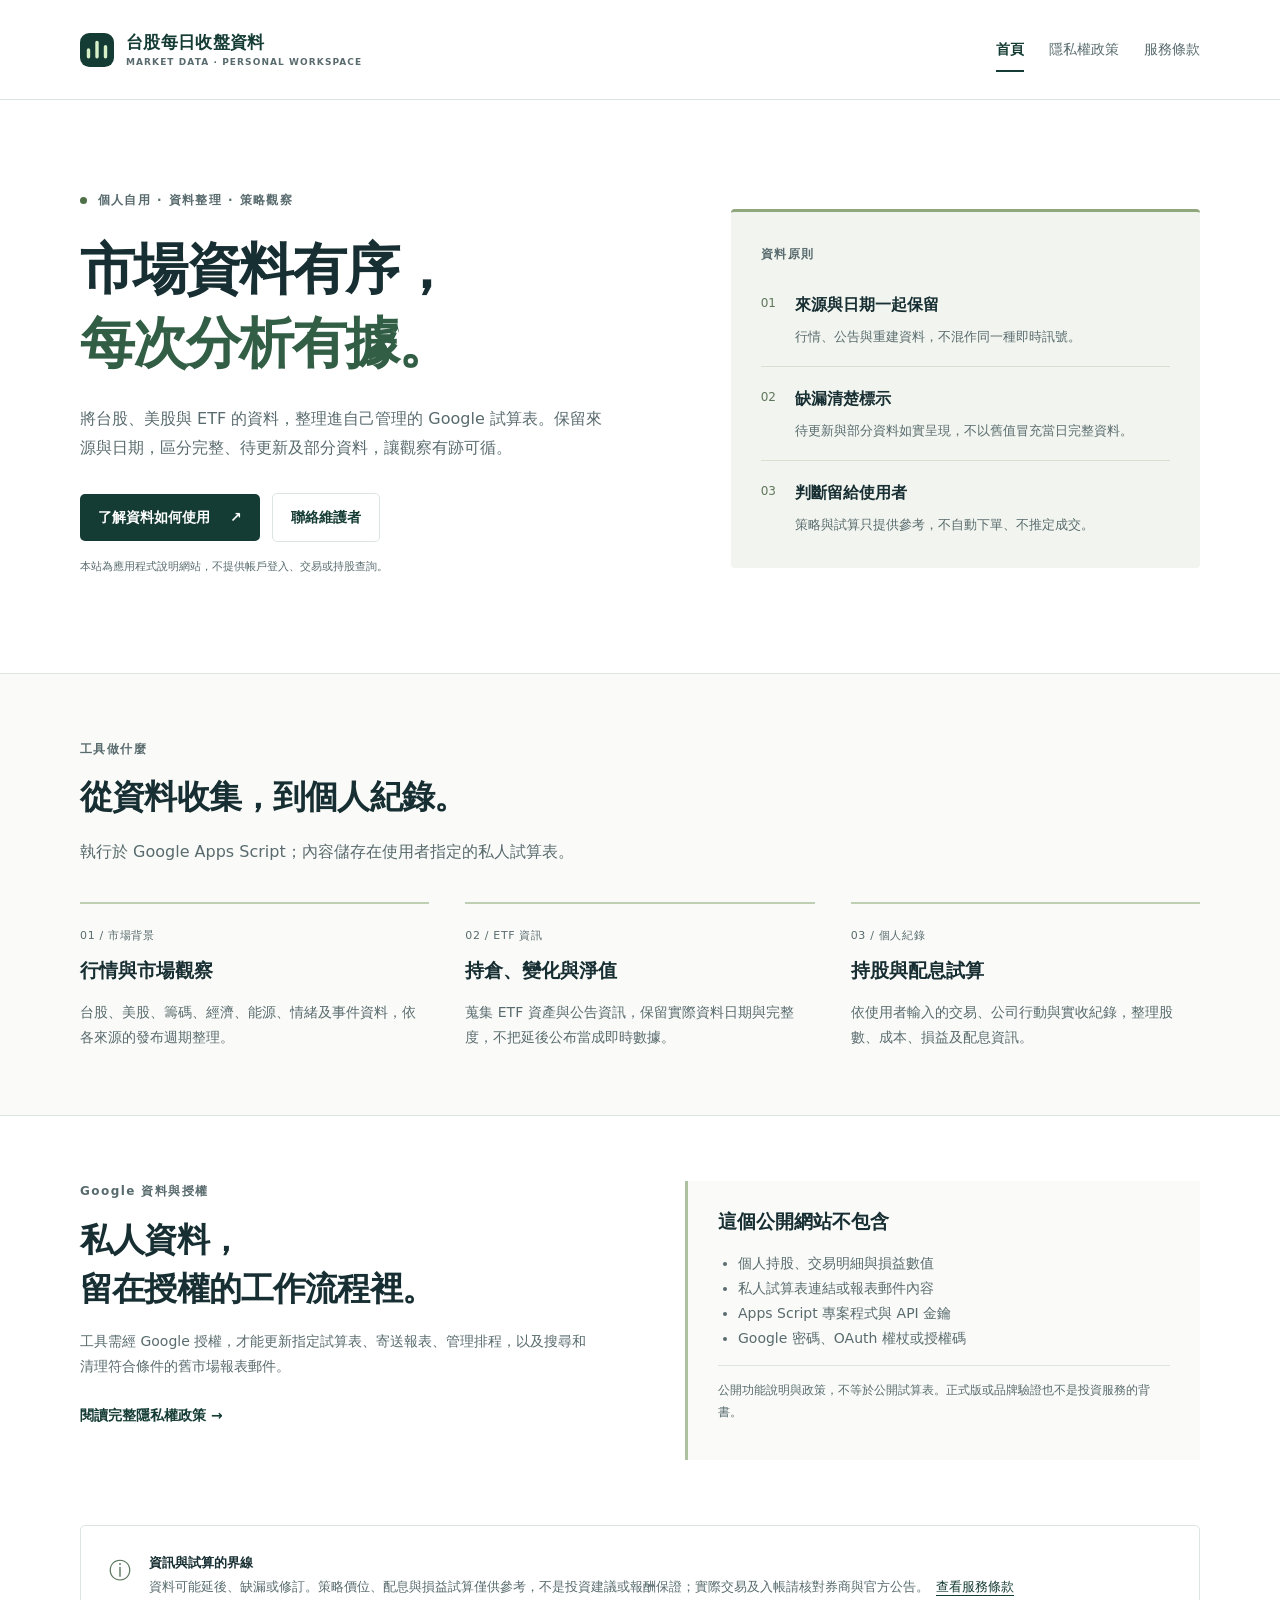
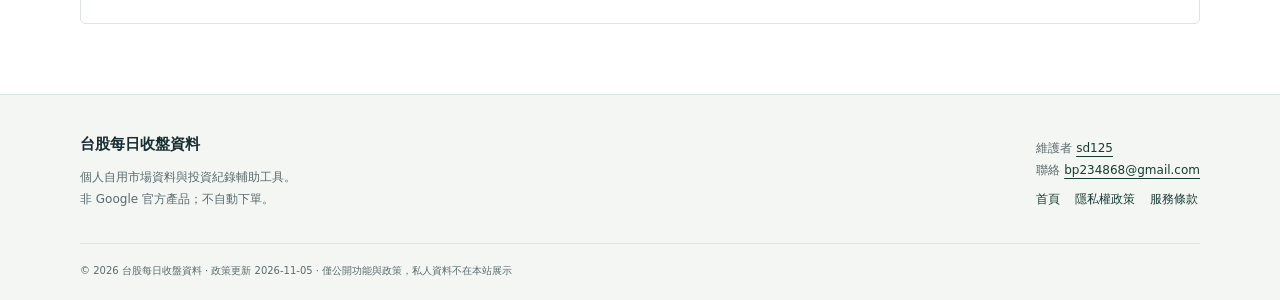
<file: index.html>
<!doctype html>
<html lang="zh-Hant-TW"><head><meta charset="utf-8"><meta name="viewport" content="width=device-width,initial-scale=1"><meta name="description" content="台股每日收盤資料：個人自用的市場資料整理與投資紀錄輔助工具。了解功能、Google 資料使用方式與隱私權政策。"><meta name="referrer" content="no-referrer"><meta http-equiv="Content-Security-Policy" content="default-src 'none'; style-src 'self'; img-src 'self'; base-uri 'none'; form-action 'none'"><meta name="color-scheme" content="light"><link rel="canonical" href="https://sd125.github.io/"><link rel="icon" type="image/svg+xml" href="mark.svg"><link rel="stylesheet" href="site.css"><title>首頁｜台股每日收盤資料</title></head><body><a class="skip" href="#main">跳至主要內容</a><header class="header"><div class="wrap bar"><a class="brand" href="index.html"><img src="mark.svg" width="34" height="34" alt=""><span>台股每日收盤資料<small>MARKET DATA · PERSONAL WORKSPACE</small></span></a><nav aria-label="主要導覽"><a href="index.html" aria-current="page">首頁</a><a href="privacy.html">隱私權政策</a><a href="terms.html">服務條款</a></nav></div></header><main id="main" class="home"><section class="hero wrap"><div><p class="eyebrow"><span></span> 個人自用 · 資料整理 · 策略觀察</p><h1>市場資料有序，<br><em>每次分析有據。</em></h1><p class="lead">將台股、美股與 ETF 的資料，整理進自己管理的 Google 試算表。保留來源與日期，區分完整、待更新及部分資料，讓觀察有跡可循。</p><div class="actions"><a class="button primary" href="privacy.html">了解資料如何使用 <span aria-hidden="true">↗</span></a><a class="button quiet" href="mailto:bp234868@gmail.com">聯絡維護者</a></div><p class="caption">本站為應用程式說明網站，不提供帳戶登入、交易或持股查詢。</p></div><aside class="hero-note" aria-label="工具的三個原則"><p class="eyebrow">資料原則</p><ol class="principles"><li><span>01</span><div><strong>來源與日期一起保留</strong><p>行情、公告與重建資料，不混作同一種即時訊號。</p></div></li><li><span>02</span><div><strong>缺漏清楚標示</strong><p>待更新與部分資料如實呈現，不以舊值冒充當日完整資料。</p></div></li><li><span>03</span><div><strong>判斷留給使用者</strong><p>策略與試算只提供參考，不自動下單、不推定成交。</p></div></li></ol></aside></section>
<section class="section tint"><div class="wrap"><div class="section-heading"><p class="eyebrow">工具做什麼</p><h2>從資料收集，到個人紀錄。</h2><p>執行於 Google Apps Script；內容儲存在使用者指定的私人試算表。</p></div><div class="features"><article><span class="feature-index">01 / 市場背景</span><h3>行情與市場觀察</h3><p>台股、美股、籌碼、經濟、能源、情緒及事件資料，依各來源的發布週期整理。</p></article><article><span class="feature-index">02 / ETF 資訊</span><h3>持倉、變化與淨值</h3><p>蒐集 ETF 資產與公告資訊，保留實際資料日期與完整度，不把延後公布當成即時數據。</p></article><article><span class="feature-index">03 / 個人紀錄</span><h3>持股與配息試算</h3><p>依使用者輸入的交易、公司行動與實收紀錄，整理股數、成本、損益及配息資訊。</p></article></div></div></section>
<section class="section wrap split"><div><p class="eyebrow">Google 資料與授權</p><h2>私人資料，<br>留在授權的工作流程裡。</h2><p>工具需經 Google 授權，才能更新指定試算表、寄送報表、管理排程，以及搜尋和清理符合條件的舊市場報表郵件。</p><a class="text-link" href="privacy.html">閱讀完整隱私權政策 <span aria-hidden="true">→</span></a></div><div class="boundary"><h3>這個公開網站不包含</h3><ul><li>個人持股、交易明細與損益數值</li><li>私人試算表連結或報表郵件內容</li><li>Apps Script 專案程式與 API 金鑰</li><li>Google 密碼、OAuth 權杖或授權碼</li></ul><p>公開功能說明與政策，不等於公開試算表。正式版或品牌驗證也不是投資服務的背書。</p></div></section>
<section class="wrap notice"><span aria-hidden="true">ⓘ</span><p><strong>資訊與試算的界線</strong><br>資料可能延後、缺漏或修訂。策略價位、配息與損益試算僅供參考，不是投資建議或報酬保證；實際交易及入帳請核對券商與官方公告。<a href="terms.html">查看服務條款</a></p></section></main><footer><div class="wrap footer"><div><strong>台股每日收盤資料</strong><p>個人自用市場資料與投資紀錄輔助工具。<br>非 Google 官方產品；不自動下單。</p></div><div><p>維護者 <a href="https://github.com/sd125" rel="noreferrer">sd125</a><br>聯絡 <a href="mailto:bp234868@gmail.com">bp234868@gmail.com</a></p><div class="footer-links"><a href="index.html" aria-current="page">首頁</a><a href="privacy.html">隱私權政策</a><a href="terms.html">服務條款</a></div></div></div><div class="wrap copyright">© 2026 台股每日收盤資料 · 政策更新 2026-11-05 · 僅公開功能與政策，私人資料不在本站展示</div></footer></body></html>
</file>
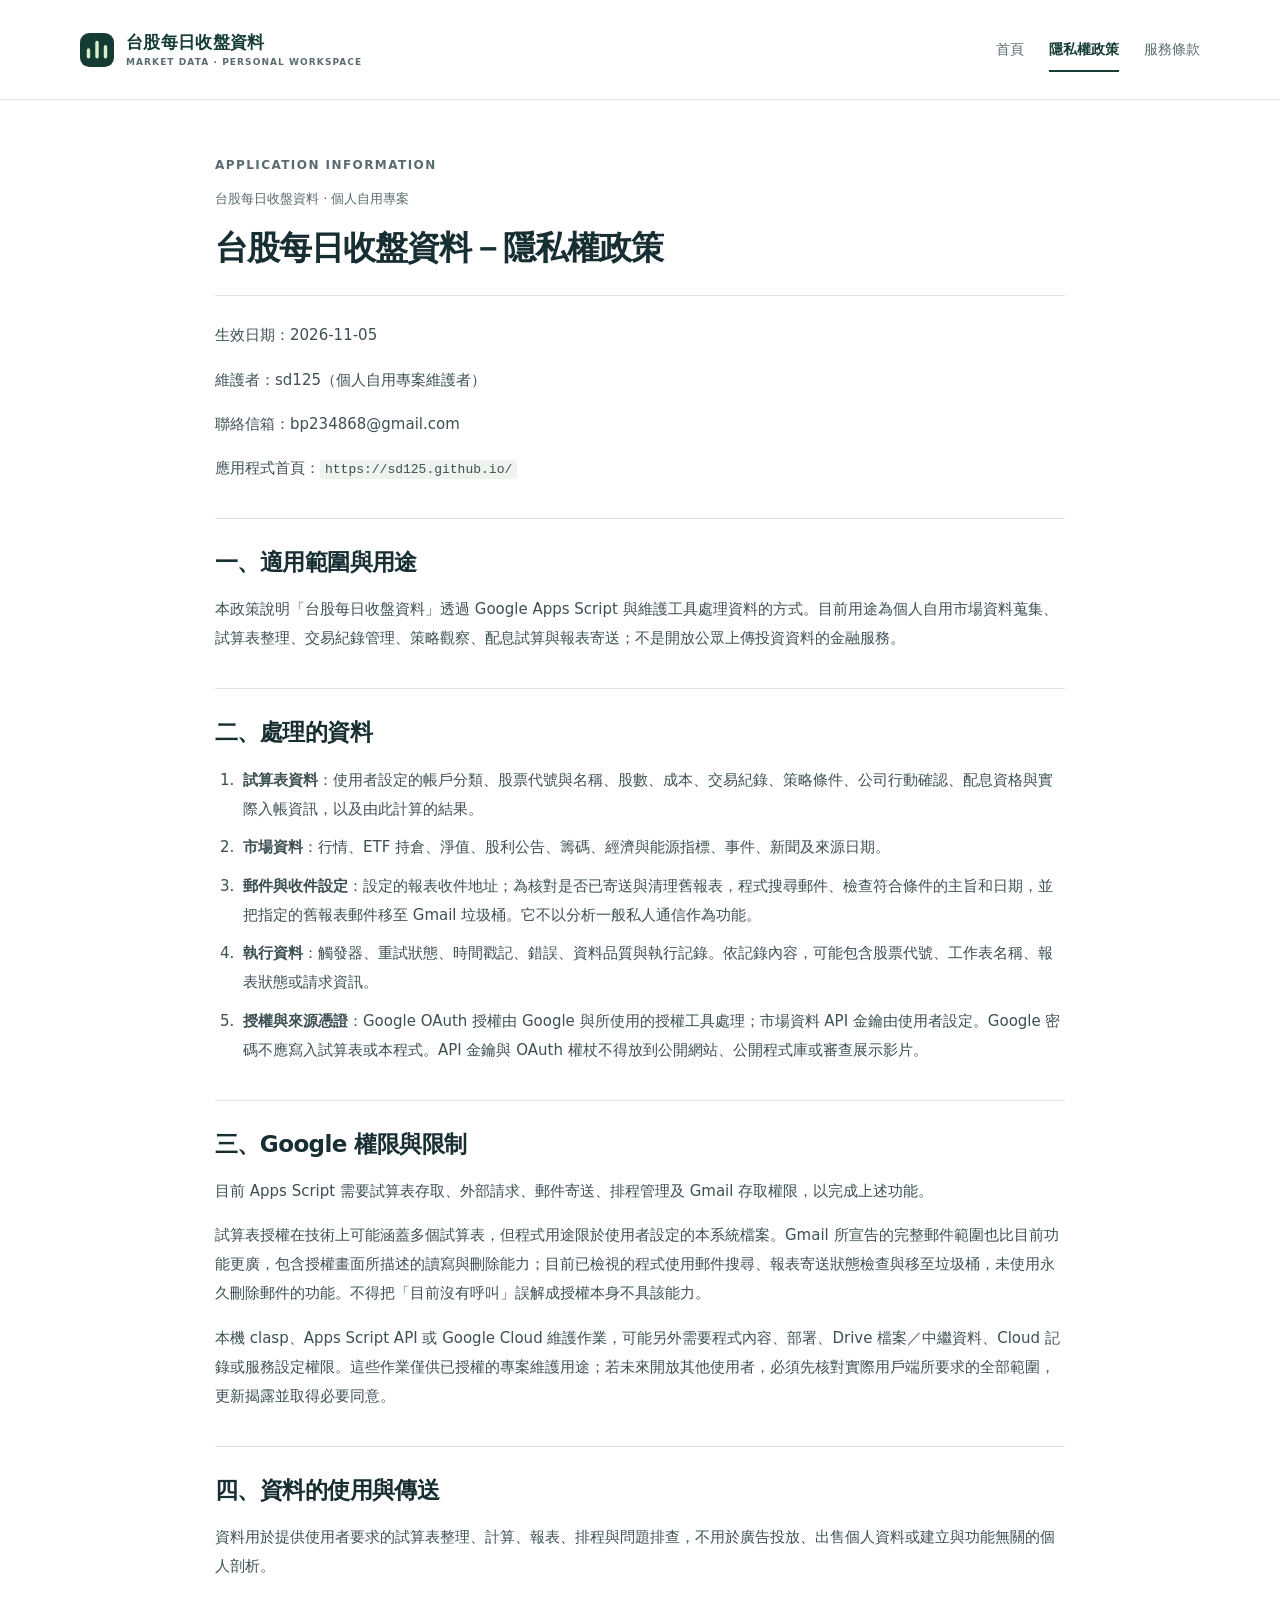
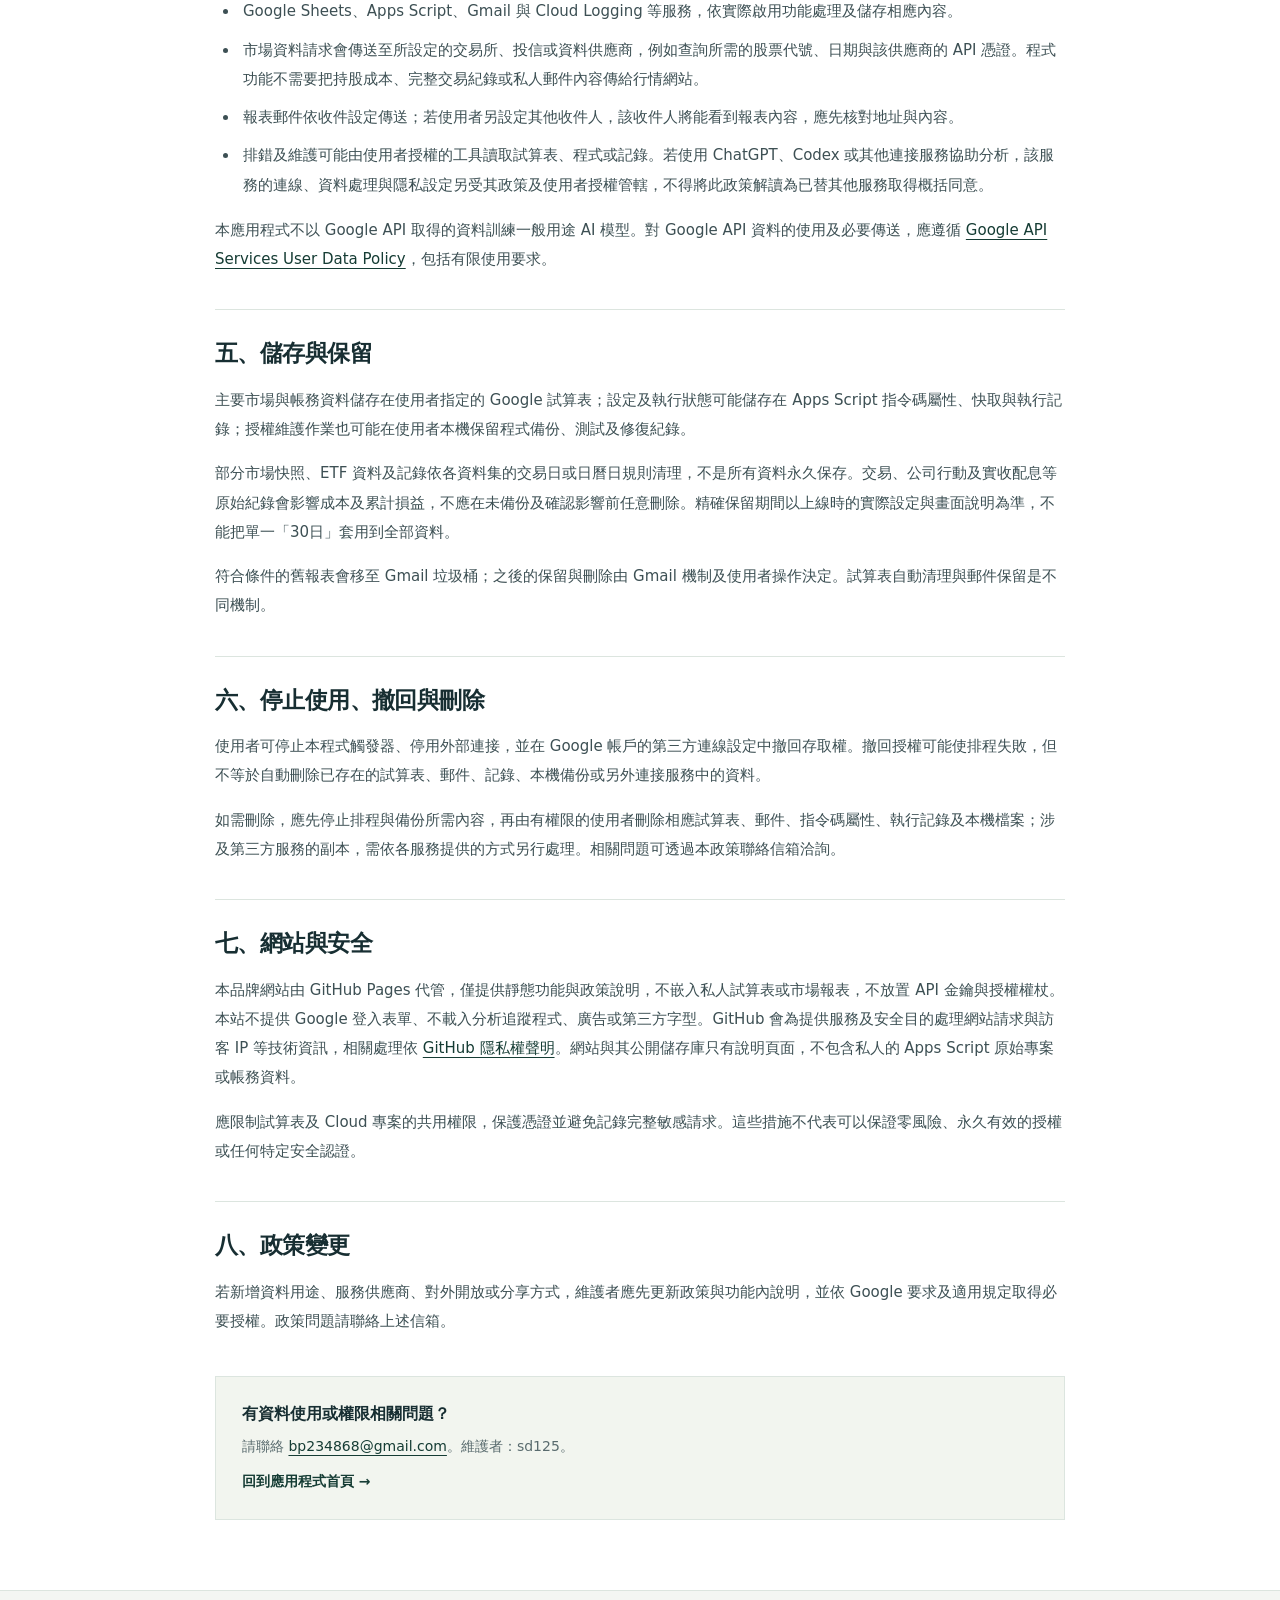
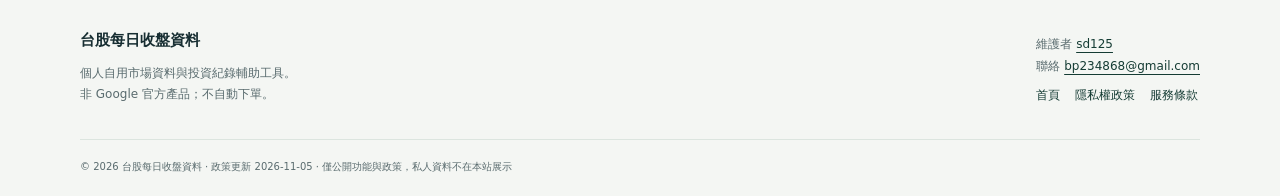
<file: privacy.html>
<!doctype html>
<html lang="zh-Hant-TW"><head><meta charset="utf-8"><meta name="viewport" content="width=device-width,initial-scale=1"><meta name="description" content="台股每日收盤資料的 Google 資料存取、使用、儲存、分享、保留及刪除方式。"><meta name="referrer" content="no-referrer"><meta http-equiv="Content-Security-Policy" content="default-src 'none'; style-src 'self'; img-src 'self'; base-uri 'none'; form-action 'none'"><meta name="color-scheme" content="light"><link rel="canonical" href="https://sd125.github.io/privacy.html"><link rel="icon" type="image/svg+xml" href="mark.svg"><link rel="stylesheet" href="site.css"><title>隱私權政策｜台股每日收盤資料</title></head><body><a class="skip" href="#main">跳至主要內容</a><header class="header"><div class="wrap bar"><a class="brand" href="index.html"><img src="mark.svg" width="34" height="34" alt=""><span>台股每日收盤資料<small>MARKET DATA · PERSONAL WORKSPACE</small></span></a><nav aria-label="主要導覽"><a href="index.html">首頁</a><a href="privacy.html" aria-current="page">隱私權政策</a><a href="terms.html">服務條款</a></nav></div></header><main id="main" class="wrap article"><div class="document-top"><p class="eyebrow">APPLICATION INFORMATION</p><p class="document-context">台股每日收盤資料 · 個人自用專案</p></div><div class="document"><h1>台股每日收盤資料－隱私權政策</h1><p>生效日期：2026-11-05</p><p>維護者：sd125（個人自用專案維護者）</p><p>聯絡信箱：bp234868@gmail.com</p><p>應用程式首頁：<code>https://sd125.github.io/</code></p><h2>一、適用範圍與用途</h2><p>本政策說明「台股每日收盤資料」透過 Google Apps Script 與維護工具處理資料的方式。目前用途為個人自用市場資料蒐集、試算表整理、交易紀錄管理、策略觀察、配息試算與報表寄送；不是開放公眾上傳投資資料的金融服務。</p><h2>二、處理的資料</h2><ol><li><strong>試算表資料</strong>：使用者設定的帳戶分類、股票代號與名稱、股數、成本、交易紀錄、策略條件、公司行動確認、配息資格與實際入帳資訊，以及由此計算的結果。</li><li><strong>市場資料</strong>：行情、ETF 持倉、淨值、股利公告、籌碼、經濟與能源指標、事件、新聞及來源日期。</li><li><strong>郵件與收件設定</strong>：設定的報表收件地址；為核對是否已寄送與清理舊報表，程式搜尋郵件、檢查符合條件的主旨和日期，並把指定的舊報表郵件移至 Gmail 垃圾桶。它不以分析一般私人通信作為功能。</li><li><strong>執行資料</strong>：觸發器、重試狀態、時間戳記、錯誤、資料品質與執行記錄。依記錄內容，可能包含股票代號、工作表名稱、報表狀態或請求資訊。</li><li><strong>授權與來源憑證</strong>：Google OAuth 授權由 Google 與所使用的授權工具處理；市場資料 API 金鑰由使用者設定。Google 密碼不應寫入試算表或本程式。API 金鑰與 OAuth 權杖不得放到公開網站、公開程式庫或審查展示影片。</li></ol><h2>三、Google 權限與限制</h2><p>目前 Apps Script 需要試算表存取、外部請求、郵件寄送、排程管理及 Gmail 存取權限，以完成上述功能。</p><p>試算表授權在技術上可能涵蓋多個試算表，但程式用途限於使用者設定的本系統檔案。Gmail 所宣告的完整郵件範圍也比目前功能更廣，包含授權畫面所描述的讀寫與刪除能力；目前已檢視的程式使用郵件搜尋、報表寄送狀態檢查與移至垃圾桶，未使用永久刪除郵件的功能。不得把「目前沒有呼叫」誤解成授權本身不具該能力。</p><p>本機 clasp、Apps Script API 或 Google Cloud 維護作業，可能另外需要程式內容、部署、Drive 檔案／中繼資料、Cloud 記錄或服務設定權限。這些作業僅供已授權的專案維護用途；若未來開放其他使用者，必須先核對實際用戶端所要求的全部範圍，更新揭露並取得必要同意。</p><h2>四、資料的使用與傳送</h2><p>資料用於提供使用者要求的試算表整理、計算、報表、排程與問題排查，不用於廣告投放、出售個人資料或建立與功能無關的個人剖析。</p><ul><li>Google Sheets、Apps Script、Gmail 與 Cloud Logging 等服務，依實際啟用功能處理及儲存相應內容。</li><li>市場資料請求會傳送至所設定的交易所、投信或資料供應商，例如查詢所需的股票代號、日期與該供應商的 API 憑證。程式功能不需要把持股成本、完整交易紀錄或私人郵件內容傳給行情網站。</li><li>報表郵件依收件設定傳送；若使用者另設定其他收件人，該收件人將能看到報表內容，應先核對地址與內容。</li><li>排錯及維護可能由使用者授權的工具讀取試算表、程式或記錄。若使用 ChatGPT、Codex 或其他連接服務協助分析，該服務的連線、資料處理與隱私設定另受其政策及使用者授權管轄，不得將此政策解讀為已替其他服務取得概括同意。</li></ul><p>本應用程式不以 Google API 取得的資料訓練一般用途 AI 模型。對 Google API 資料的使用及必要傳送，應遵循 <a href="https://developers.google.com/terms/api-services-user-data-policy" rel="noreferrer">Google API Services User Data Policy</a>，包括有限使用要求。</p><h2>五、儲存與保留</h2><p>主要市場與帳務資料儲存在使用者指定的 Google 試算表；設定及執行狀態可能儲存在 Apps Script 指令碼屬性、快取與執行記錄；授權維護作業也可能在使用者本機保留程式備份、測試及修復紀錄。</p><p>部分市場快照、ETF 資料及記錄依各資料集的交易日或日曆日規則清理，不是所有資料永久保存。交易、公司行動及實收配息等原始紀錄會影響成本及累計損益，不應在未備份及確認影響前任意刪除。精確保留期間以上線時的實際設定與畫面說明為準，不能把單一「30日」套用到全部資料。</p><p>符合條件的舊報表會移至 Gmail 垃圾桶；之後的保留與刪除由 Gmail 機制及使用者操作決定。試算表自動清理與郵件保留是不同機制。</p><h2>六、停止使用、撤回與刪除</h2><p>使用者可停止本程式觸發器、停用外部連接，並在 Google 帳戶的第三方連線設定中撤回存取權。撤回授權可能使排程失敗，但不等於自動刪除已存在的試算表、郵件、記錄、本機備份或另外連接服務中的資料。</p><p>如需刪除，應先停止排程與備份所需內容，再由有權限的使用者刪除相應試算表、郵件、指令碼屬性、執行記錄及本機檔案；涉及第三方服務的副本，需依各服務提供的方式另行處理。相關問題可透過本政策聯絡信箱洽詢。</p><h2>七、網站與安全</h2><p>本品牌網站由 GitHub Pages 代管，僅提供靜態功能與政策說明，不嵌入私人試算表或市場報表，不放置 API 金鑰與授權權杖。本站不提供 Google 登入表單、不載入分析追蹤程式、廣告或第三方字型。GitHub 會為提供服務及安全目的處理網站請求與訪客 IP 等技術資訊，相關處理依 <a href="https://docs.github.com/en/site-policy/privacy-policies/github-general-privacy-statement" rel="noreferrer">GitHub 隱私權聲明</a>。網站與其公開儲存庫只有說明頁面，不包含私人的 Apps Script 原始專案或帳務資料。</p><p>應限制試算表及 Cloud 專案的共用權限，保護憑證並避免記錄完整敏感請求。這些措施不代表可以保證零風險、永久有效的授權或任何特定安全認證。</p><h2>八、政策變更</h2><p>若新增資料用途、服務供應商、對外開放或分享方式，維護者應先更新政策與功能內說明，並依 Google 要求及適用規定取得必要授權。政策問題請聯絡上述信箱。</p></div><aside class="document-end"><strong>有資料使用或權限相關問題？</strong><p>請聯絡 <a href="mailto:bp234868@gmail.com">bp234868@gmail.com</a>。維護者：sd125。</p><a class="text-link" href="index.html">回到應用程式首頁 →</a></aside></main><footer><div class="wrap footer"><div><strong>台股每日收盤資料</strong><p>個人自用市場資料與投資紀錄輔助工具。<br>非 Google 官方產品；不自動下單。</p></div><div><p>維護者 <a href="https://github.com/sd125" rel="noreferrer">sd125</a><br>聯絡 <a href="mailto:bp234868@gmail.com">bp234868@gmail.com</a></p><div class="footer-links"><a href="index.html">首頁</a><a href="privacy.html" aria-current="page">隱私權政策</a><a href="terms.html">服務條款</a></div></div></div><div class="wrap copyright">© 2026 台股每日收盤資料 · 政策更新 2026-11-05 · 僅公開功能與政策，私人資料不在本站展示</div></footer></body></html>
</file>
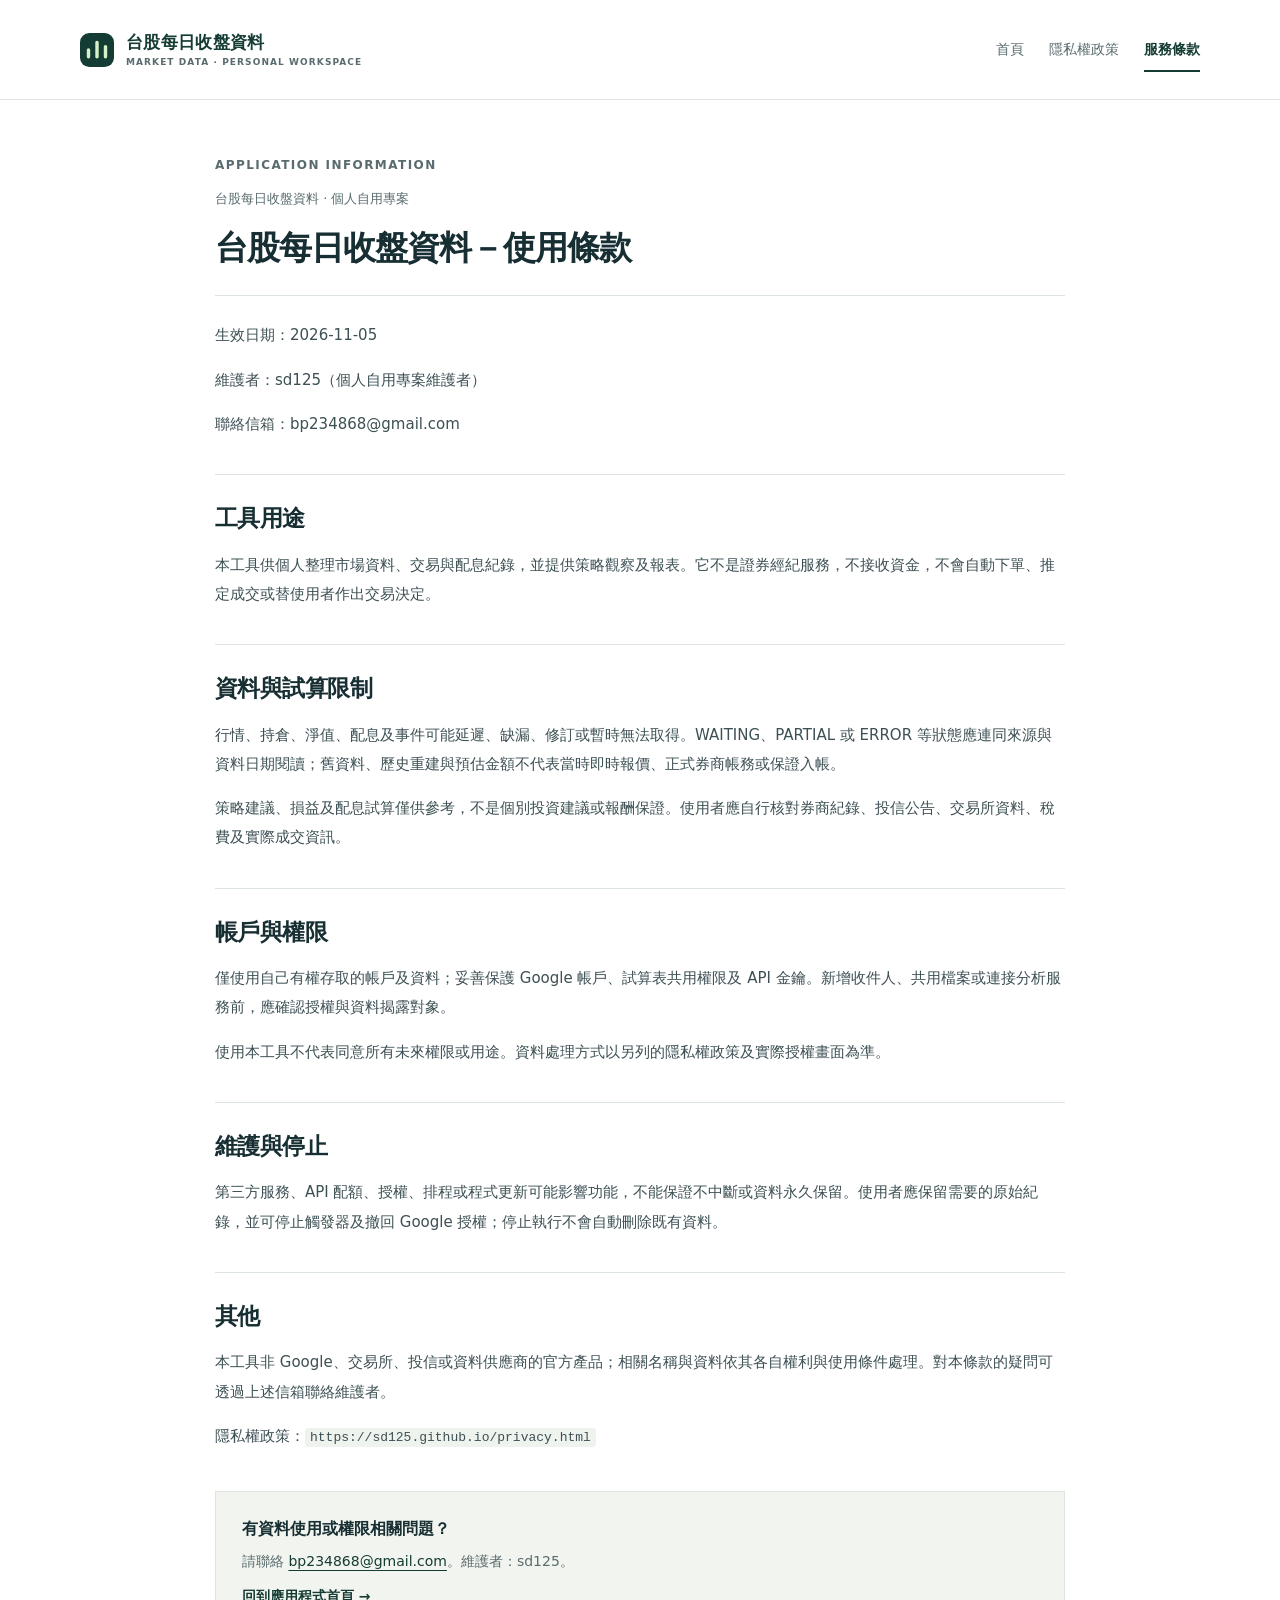
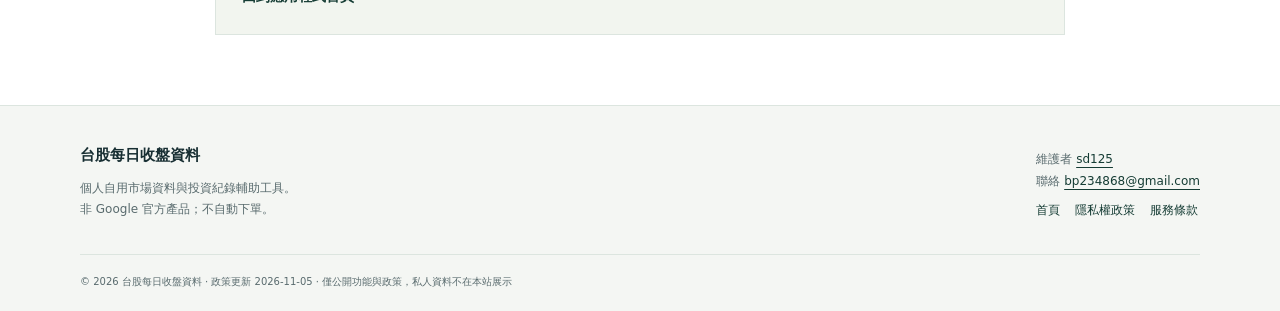
<file: terms.html>
<!doctype html>
<html lang="zh-Hant-TW"><head><meta charset="utf-8"><meta name="viewport" content="width=device-width,initial-scale=1"><meta name="description" content="台股每日收盤資料的工具用途、資料與試算限制、帳戶權限及停止使用方式。"><meta name="referrer" content="no-referrer"><meta http-equiv="Content-Security-Policy" content="default-src 'none'; style-src 'self'; img-src 'self'; base-uri 'none'; form-action 'none'"><meta name="color-scheme" content="light"><link rel="canonical" href="https://sd125.github.io/terms.html"><link rel="icon" type="image/svg+xml" href="mark.svg"><link rel="stylesheet" href="site.css"><title>服務條款｜台股每日收盤資料</title></head><body><a class="skip" href="#main">跳至主要內容</a><header class="header"><div class="wrap bar"><a class="brand" href="index.html"><img src="mark.svg" width="34" height="34" alt=""><span>台股每日收盤資料<small>MARKET DATA · PERSONAL WORKSPACE</small></span></a><nav aria-label="主要導覽"><a href="index.html">首頁</a><a href="privacy.html">隱私權政策</a><a href="terms.html" aria-current="page">服務條款</a></nav></div></header><main id="main" class="wrap article"><div class="document-top"><p class="eyebrow">APPLICATION INFORMATION</p><p class="document-context">台股每日收盤資料 · 個人自用專案</p></div><div class="document"><h1>台股每日收盤資料－使用條款</h1><p>生效日期：2026-11-05</p><p>維護者：sd125（個人自用專案維護者）</p><p>聯絡信箱：bp234868@gmail.com</p><h2>工具用途</h2><p>本工具供個人整理市場資料、交易與配息紀錄，並提供策略觀察及報表。它不是證券經紀服務，不接收資金，不會自動下單、推定成交或替使用者作出交易決定。</p><h2>資料與試算限制</h2><p>行情、持倉、淨值、配息及事件可能延遲、缺漏、修訂或暫時無法取得。WAITING、PARTIAL 或 ERROR 等狀態應連同來源與資料日期閱讀；舊資料、歷史重建與預估金額不代表當時即時報價、正式券商帳務或保證入帳。</p><p>策略建議、損益及配息試算僅供參考，不是個別投資建議或報酬保證。使用者應自行核對券商紀錄、投信公告、交易所資料、稅費及實際成交資訊。</p><h2>帳戶與權限</h2><p>僅使用自己有權存取的帳戶及資料；妥善保護 Google 帳戶、試算表共用權限及 API 金鑰。新增收件人、共用檔案或連接分析服務前，應確認授權與資料揭露對象。</p><p>使用本工具不代表同意所有未來權限或用途。資料處理方式以另列的隱私權政策及實際授權畫面為準。</p><h2>維護與停止</h2><p>第三方服務、API 配額、授權、排程或程式更新可能影響功能，不能保證不中斷或資料永久保留。使用者應保留需要的原始紀錄，並可停止觸發器及撤回 Google 授權；停止執行不會自動刪除既有資料。</p><h2>其他</h2><p>本工具非 Google、交易所、投信或資料供應商的官方產品；相關名稱與資料依其各自權利與使用條件處理。對本條款的疑問可透過上述信箱聯絡維護者。</p><p>隱私權政策：<code>https://sd125.github.io/privacy.html</code></p></div><aside class="document-end"><strong>有資料使用或權限相關問題？</strong><p>請聯絡 <a href="mailto:bp234868@gmail.com">bp234868@gmail.com</a>。維護者：sd125。</p><a class="text-link" href="index.html">回到應用程式首頁 →</a></aside></main><footer><div class="wrap footer"><div><strong>台股每日收盤資料</strong><p>個人自用市場資料與投資紀錄輔助工具。<br>非 Google 官方產品；不自動下單。</p></div><div><p>維護者 <a href="https://github.com/sd125" rel="noreferrer">sd125</a><br>聯絡 <a href="mailto:bp234868@gmail.com">bp234868@gmail.com</a></p><div class="footer-links"><a href="index.html">首頁</a><a href="privacy.html">隱私權政策</a><a href="terms.html" aria-current="page">服務條款</a></div></div></div><div class="wrap copyright">© 2026 台股每日收盤資料 · 政策更新 2026-11-05 · 僅公開功能與政策，私人資料不在本站展示</div></footer></body></html>
</file>
<file: site.css>
:root{--ink:#172e32;--muted:#596b6e;--green:#153c34;--accent:#e1efcf;--paper:#fff;--line:#dce5df;--soft:#f2f5ef}*{box-sizing:border-box}html{scroll-behavior:smooth;scroll-padding-top:100px}body{margin:0;color:var(--ink);background:var(--paper);font:16px/1.8 system-ui,-apple-system,"Segoe UI","Noto Sans TC","Microsoft JhengHei",sans-serif}a{color:var(--green);text-underline-offset:4px}a:hover{text-decoration-thickness:2px}a:focus-visible{outline:3px solid #547c39;outline-offset:5px;border-radius:3px}.wrap{width:min(1120px,calc(100% - 64px));margin-inline:auto}.skip{position:absolute;top:-100px;left:20px;z-index:10;background:#fff;padding:10px 20px}.skip:focus{top:10px}.header{border-bottom:1px solid var(--line);background:#fffffff2}.bar{display:flex;align-items:center;justify-content:space-between;min-height:99px;gap:24px}.brand{display:flex;align-items:center;gap:12px;text-decoration:none;font-size:17px;font-weight:750;letter-spacing:.02em;line-height:1.5}.brand small{display:block;font-size:9px;font-weight:550;letter-spacing:.12em;color:var(--muted)}nav{display:flex;gap:25px;font-size:14px}nav a{text-decoration:none;padding:8px 0;color:var(--muted)}nav a[aria-current]{color:var(--green);box-shadow:0 2px var(--green);font-weight:650}.hero{display:grid;grid-template-columns:1.22fr 1fr;gap:78px;align-items:center;padding-block:90px 85px}.eyebrow{font-size:12px;font-weight:700;letter-spacing:.12em;color:var(--muted);margin:0 0 20px}.eyebrow>span{display:inline-block;width:7px;height:7px;border-radius:100%;background:#4e6f48;margin-right:5px}h1{font-size:clamp(36px,4.3vw,55px);letter-spacing:-.035em;line-height:1.35;margin:0 0 25px;font-weight:750}h1 em{font-style:normal;color:#315e45}h2{font-size:clamp(25px,3vw,33px);letter-spacing:-.025em;line-height:1.5;margin:0 0 15px;font-weight:720}h3{font-size:19px;line-height:1.6;margin:0 0 13px}.lead{font-size:16px;color:var(--muted);max-width:530px}.actions{display:flex;align-items:center;gap:12px;flex-wrap:wrap;margin:30px 0 15px}.button{padding:11px 18px;border-radius:5px;text-decoration:none;font-size:14px;font-weight:650;line-height:1.8}.primary{background:var(--green);color:#fff}.primary span{margin-left:15px}.quiet{border:1px solid var(--line)}.caption{color:var(--muted);font-size:11px}.hero-note{background:var(--soft);padding:32px 30px;border-top:3px solid #90a77d;border-radius:4px}.hero-note .eyebrow{margin-bottom:25px}.principles{list-style:none;margin:0;padding:0}.principles li{display:flex;gap:19px;padding-block:18px;border-top:1px solid #d6dfd0}.principles li:first-child{padding-top:0;border-top:0}.principles li:last-child{padding-bottom:0}.principles>li>span{font-size:12px;color:#60765b;margin-top:2px;font-variant-numeric:tabular-nums}.principles strong{font-size:16px}.principles p{font-size:13px;color:var(--muted);line-height:1.8;margin:5px 0 0}.section{padding-block:65px}.tint{background:#fafbf8;border-block:1px solid var(--line)}.section-heading>p:last-child{color:var(--muted);margin-bottom:35px}.section-heading .eyebrow,.split .eyebrow{margin-bottom:12px}.features{display:grid;grid-template-columns:repeat(3,1fr);gap:36px}.features article{border-top:2px solid #becfb4;padding-top:22px}.feature-index{font-size:11px;color:var(--muted);letter-spacing:.06em;display:block;margin-bottom:10px}.features p{color:var(--muted);font-size:14px;margin-bottom:0}.split{display:grid;grid-template-columns:1fr 1fr;gap:90px}.split>div>p:not(.eyebrow){color:var(--muted);font-size:14px}.text-link{font-size:14px;font-weight:650;text-decoration:none;display:inline-block;margin-top:10px}.boundary{padding:25px 30px;border-left:3px solid #adc09f;background:#fafbf8}.boundary ul{padding-left:20px;color:var(--muted);font-size:14px}.boundary p{font-size:12px!important;border-top:1px solid var(--line);padding-top:14px}.notice{display:flex;gap:18px;border:1px solid var(--line);border-radius:5px;padding:25px 28px;margin-bottom:70px}.notice>span{font-size:22px;color:#58765c}.notice p{margin:0;font-size:13px;color:var(--muted)}.notice strong{color:var(--ink)}.notice a{margin-left:7px}footer{background:#f4f6f3;border-top:1px solid var(--line);padding-block:35px 20px}.footer{display:flex;justify-content:space-between;gap:50px}.footer strong{font-size:15px}.footer p{font-size:12px;color:var(--muted);margin:8px 0}.footer-links{display:flex;gap:15px;font-size:12px}.footer-links a{text-decoration:none}.copyright{font-size:10px;color:var(--muted);border-top:1px solid var(--line);padding-top:18px;margin-top:25px}.article{max-width:850px;padding-block:55px 70px}.document-top .eyebrow{margin-bottom:10px}.document-context{font-size:13px;color:var(--muted);margin:0 0 13px}.document h1{font-size:33px;line-height:1.5;letter-spacing:-.03em;border-bottom:1px solid var(--line);padding-bottom:23px;margin-bottom:25px}.document h2{font-size:23px;border-top:1px solid var(--line);padding-top:26px;margin-top:35px;margin-bottom:15px}.document p,.document li{font-size:15px;line-height:1.95}.document p{margin:15px 0;color:#3d5054}.document ul,.document ol{padding-left:24px}.document li{padding-left:4px;margin:9px 0;color:#3d5054}.document code{background:#eff3ee;border-radius:3px;padding:2px 5px;font-size:13px;overflow-wrap:anywhere}.document a{overflow-wrap:anywhere}.document-end{border:1px solid var(--line);background:var(--soft);padding:23px 26px;margin-top:40px}.document-end strong{font-size:16px}.document-end p{font-size:14px;color:var(--muted);margin-block:5px 0}.document-end .text-link{margin-top:10px}@media(max-width:800px){.wrap{width:calc(100% - 40px)}.bar{min-height:95px;align-items:flex-start;padding-block:20px;flex-direction:column;gap:12px}nav{gap:23px}.hero{grid-template-columns:1fr;gap:35px;padding-block:45px}.hero-note{padding:26px}.hero h1{font-size:40px}.section{padding-block:40px}.features{grid-template-columns:1fr;gap:28px}.features article{padding-top:15px}.split{grid-template-columns:1fr;gap:27px}.split h2 br{display:none}.notice{margin-bottom:40px;padding:20px;gap:12px}.footer{flex-direction:column;gap:15px}.article{padding-block:35px 45px}.document h1{font-size:28px}.document h2{font-size:21px}.document p,.document li{font-size:15px}.copyright{line-height:1.8}.brand{font-size:16px}}@media(prefers-reduced-motion:reduce){html{scroll-behavior:auto}}
</file>
